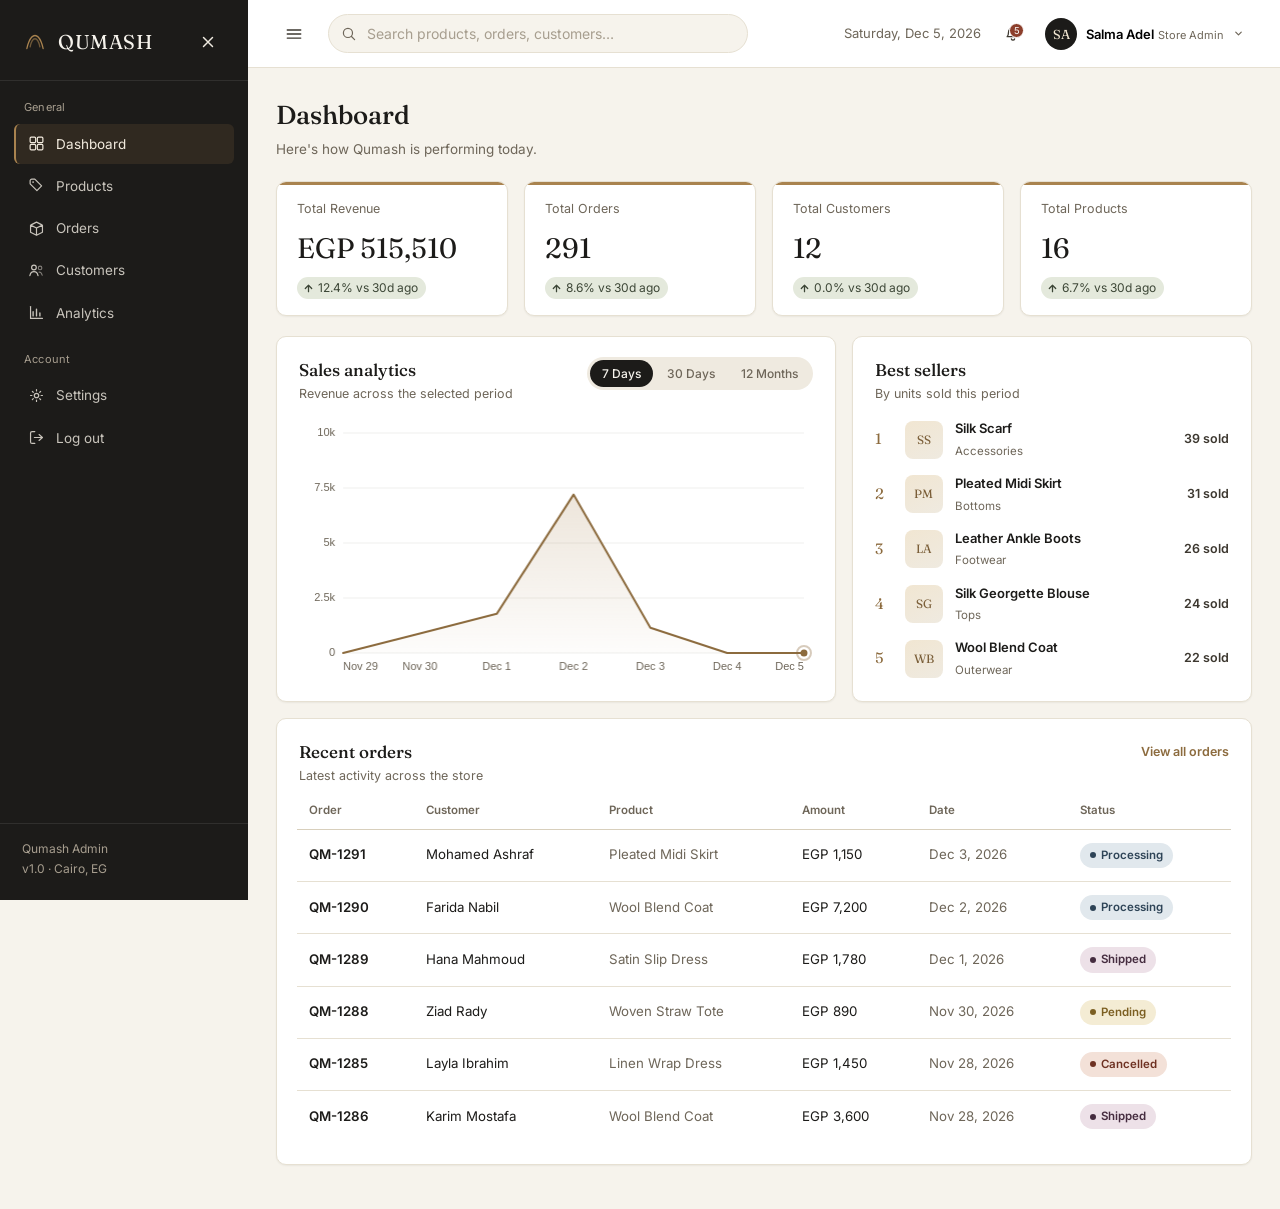
<file: index.html>
<!DOCTYPE html>
<html lang="en">
<head>
<meta charset="UTF-8">
<meta name="viewport" content="width=device-width, initial-scale=1.0">
<title>QUMASH — Admin Dashboard</title>
<link rel="preconnect" href="https://fonts.googleapis.com">
<link rel="preconnect" href="https://fonts.gstatic.com" crossorigin>
<link href="https://fonts.googleapis.com/css2?family=Fraunces:ital,opsz,wght@0,9..144,400;0,9..144,500;0,9..144,600;1,9..144,500&family=Inter:wght@400;500;600;700&display=swap" rel="stylesheet">
<link rel="stylesheet" href="style.css">
</head>
<body>

<div class="app">

  <!-- ============ SIDEBAR ============ -->
  <aside class="sidebar" id="sidebar">
    <div class="sidebar-head">
      <span class="brand-mark" aria-hidden="true">
        <svg viewBox="0 0 32 32" fill="none"><path d="M6 24C6 24 9 8 16 8C23 8 26 24 26 24" stroke="currentColor" stroke-width="1.6" stroke-linecap="round"/><path d="M10 22C10 22 12 12 16 12C20 12 22 22 22 22" stroke="currentColor" stroke-width="1.6" stroke-linecap="round" opacity="0.6"/></svg>
      </span>
      <span class="brand-word">QUMASH</span>
      <button class="icon-btn sidebar-close" id="sidebarClose" aria-label="Close menu">
        <svg viewBox="0 0 20 20" fill="none"><path d="M5 5l10 10M15 5L5 15" stroke="currentColor" stroke-width="1.6" stroke-linecap="round"/></svg>
      </button>
    </div>

    <nav class="sidebar-nav" aria-label="Primary">
      <span class="nav-label">General</span>
      <a href="#" class="nav-link active" data-view="dashboard">
        <svg class="nav-icon" viewBox="0 0 20 20" fill="none"><rect x="2.5" y="2.5" width="6.5" height="6.5" rx="1.3" stroke="currentColor" stroke-width="1.4"/><rect x="11" y="2.5" width="6.5" height="6.5" rx="1.3" stroke="currentColor" stroke-width="1.4"/><rect x="2.5" y="11" width="6.5" height="6.5" rx="1.3" stroke="currentColor" stroke-width="1.4"/><rect x="11" y="11" width="6.5" height="6.5" rx="1.3" stroke="currentColor" stroke-width="1.4"/></svg>
        <span>Dashboard</span>
      </a>
      <a href="#" class="nav-link" data-view="products">
        <svg class="nav-icon" viewBox="0 0 20 20" fill="none"><path d="M8 2.5H4.5A2 2 0 0 0 2.5 4.5V8L10.5 16 16 10.5 8 2.5Z" stroke="currentColor" stroke-width="1.4" stroke-linejoin="round"/><circle cx="6" cy="6" r="1" fill="currentColor"/></svg>
        <span>Products</span>
      </a>
      <a href="#" class="nav-link" data-view="orders">
        <svg class="nav-icon" viewBox="0 0 20 20" fill="none"><path d="M3 6l7-3.5L17 6M3 6v8.5L10 18l7-3.5V6M3 6l7 3.5L17 6M10 9.5V18" stroke="currentColor" stroke-width="1.4" stroke-linejoin="round"/></svg>
        <span>Orders</span>
      </a>
      <a href="#" class="nav-link" data-view="customers">
        <svg class="nav-icon" viewBox="0 0 20 20" fill="none"><circle cx="7" cy="6.5" r="2.75" stroke="currentColor" stroke-width="1.4"/><path d="M2.2 16c.6-3 2.4-4.6 4.8-4.6s4.2 1.6 4.8 4.6" stroke="currentColor" stroke-width="1.4" stroke-linecap="round"/><circle cx="14.2" cy="7" r="2.1" stroke="currentColor" stroke-width="1.3" opacity="0.6"/><path d="M13 11.7c1.9.2 3.2 1.5 3.7 3.9" stroke="currentColor" stroke-width="1.3" stroke-linecap="round" opacity="0.6"/></svg>
        <span>Customers</span>
      </a>
      <a href="#" class="nav-link" data-view="analytics">
        <svg class="nav-icon" viewBox="0 0 20 20" fill="none"><path d="M3 17V3" stroke="currentColor" stroke-width="1.4" stroke-linecap="round"/><path d="M3 17h14" stroke="currentColor" stroke-width="1.4" stroke-linecap="round"/><path d="M6 14V9M10 14V6M14 14v-3.5" stroke="currentColor" stroke-width="1.6" stroke-linecap="round"/></svg>
        <span>Analytics</span>
      </a>

      <span class="nav-label">Account</span>
      <a href="#" class="nav-link" data-view="settings">
        <svg class="nav-icon" viewBox="0 0 20 20" fill="none"><circle cx="10" cy="10" r="2.6" stroke="currentColor" stroke-width="1.4"/><path d="M10 3v1.6M10 15.4V17M17 10h-1.6M4.6 10H3M14.9 5.1l-1.1 1.1M6.2 13.7l-1.1 1.1M14.9 14.9l-1.1-1.1M6.2 6.2 5.1 5.1" stroke="currentColor" stroke-width="1.4" stroke-linecap="round"/></svg>
        <span>Settings</span>
      </a>
      <a href="#" class="nav-link" id="logoutLink">
        <svg class="nav-icon" viewBox="0 0 20 20" fill="none"><path d="M8 17H4.8A1.8 1.8 0 0 1 3 15.2V4.8A1.8 1.8 0 0 1 4.8 3H8" stroke="currentColor" stroke-width="1.4" stroke-linecap="round" stroke-linejoin="round"/><path d="M13 13.5 17 10l-4-3.5M17 10H7.5" stroke="currentColor" stroke-width="1.4" stroke-linecap="round" stroke-linejoin="round"/></svg>
        <span>Log out</span>
      </a>
    </nav>

    <div class="sidebar-foot">
      <p>Qumash Admin</p>
      <p class="muted">v1.0 · Cairo, EG</p>
    </div>
  </aside>

  <div class="sidebar-scrim" id="sidebarScrim"></div>

  <!-- ============ MAIN ============ -->
  <div class="main">

    <header class="topbar">
      <button class="icon-btn menu-btn" id="menuBtn" aria-label="Open menu">
        <svg viewBox="0 0 20 20" fill="none"><path d="M2.5 5.5h15M2.5 10h15M2.5 14.5h15" stroke="currentColor" stroke-width="1.5" stroke-linecap="round"/></svg>
      </button>

      <div class="search-wrap">
        <svg class="search-icon" viewBox="0 0 20 20" fill="none"><circle cx="8.7" cy="8.7" r="5.7" stroke="currentColor" stroke-width="1.5"/><path d="M17 17l-3.9-3.9" stroke="currentColor" stroke-width="1.5" stroke-linecap="round"/></svg>
        <input type="text" id="globalSearch" placeholder="Search products, orders, customers…" autocomplete="off">
        <div class="search-results" id="searchResults"></div>
      </div>

      <div class="topbar-right">
        <span class="today-date" id="todayDate"></span>

        <div class="popover-wrap">
          <button class="icon-btn" id="notifBtn" aria-label="Notifications">
            <svg viewBox="0 0 20 20" fill="none"><path d="M5 8a5 5 0 0 1 10 0c0 3.2 1 4.4 1.5 5H3.5C4 12.4 5 11.2 5 8Z" stroke="currentColor" stroke-width="1.4" stroke-linejoin="round"/><path d="M8.2 15.5a1.9 1.9 0 0 0 3.6 0" stroke="currentColor" stroke-width="1.4" stroke-linecap="round"/></svg>
            <span class="badge-dot" id="notifCount">3</span>
          </button>
          <div class="popover" id="notifPanel">
            <div class="popover-title">Notifications</div>
            <div class="notif-list" id="notifList"></div>
          </div>
        </div>

        <div class="popover-wrap">
          <button class="profile-btn" id="profileBtn">
            <span class="avatar">SA</span>
            <span class="profile-text">
              <strong>Salma Adel</strong>
              <small>Store Admin</small>
            </span>
            <svg class="chev" viewBox="0 0 12 12" fill="none"><path d="M3 4.5 6 7.5 9 4.5" stroke="currentColor" stroke-width="1.3" stroke-linecap="round" stroke-linejoin="round"/></svg>
          </button>
          <div class="popover" id="profilePanel">
            <a href="#" class="popover-item" data-view="settings">Profile</a>
            <a href="#" class="popover-item" data-view="settings">Settings</a>
            <a href="#" class="popover-item" id="logoutLink2">Log out</a>
          </div>
        </div>
      </div>
    </header>

    <main class="content">

      <!-- ============ DASHBOARD VIEW ============ -->
      <section class="view active" id="view-dashboard">
        <div class="view-head">
          <div>
            <h1>Dashboard</h1>
            <p class="view-sub">Here's how Qumash is performing today.</p>
          </div>
        </div>

        <div class="stat-grid" id="statGrid"></div>

        <div class="grid-2">
          <div class="panel chart-panel">
            <div class="panel-head">
              <div>
                <h2>Sales analytics</h2>
                <p class="panel-sub">Revenue across the selected period</p>
              </div>
              <div class="segmented" id="chartRange">
                <button class="seg-btn active" data-range="7d">7 Days</button>
                <button class="seg-btn" data-range="30d">30 Days</button>
                <button class="seg-btn" data-range="12m">12 Months</button>
              </div>
            </div>
            <div class="chart-wrap">
              <canvas id="salesChart"></canvas>
            </div>
          </div>

          <div class="panel">
            <div class="panel-head">
              <div>
                <h2>Best sellers</h2>
                <p class="panel-sub">By units sold this period</p>
              </div>
            </div>
            <div class="best-sellers" id="bestSellers"></div>
          </div>
        </div>

        <div class="panel">
          <div class="panel-head">
            <div>
              <h2>Recent orders</h2>
              <p class="panel-sub">Latest activity across the store</p>
            </div>
            <a href="#" class="link-btn" data-view="orders">View all orders</a>
          </div>
          <div class="table-wrap">
            <table class="data-table" id="recentOrdersTable">
              <thead>
                <tr><th>Order</th><th>Customer</th><th>Product</th><th>Amount</th><th>Date</th><th>Status</th></tr>
              </thead>
              <tbody></tbody>
            </table>
          </div>
        </div>
      </section>

      <!-- ============ PRODUCTS VIEW ============ -->
      <section class="view" id="view-products">
        <div class="view-head">
          <div>
            <h1>Products</h1>
            <p class="view-sub"><span id="productCountLabel">0</span> items in the Qumash catalogue</p>
          </div>
          <button class="btn-primary" id="addProductBtn">
            <svg viewBox="0 0 16 16" fill="none"><path d="M8 3v10M3 8h10" stroke="currentColor" stroke-width="1.6" stroke-linecap="round"/></svg>
            Add product
          </button>
        </div>

        <div class="toolbar">
          <div class="search-field">
            <svg viewBox="0 0 20 20" fill="none"><circle cx="8.7" cy="8.7" r="5.7" stroke="currentColor" stroke-width="1.5"/><path d="M17 17l-3.9-3.9" stroke="currentColor" stroke-width="1.5" stroke-linecap="round"/></svg>
            <input type="text" id="productSearch" placeholder="Search products…">
          </div>
          <select id="categoryFilter" class="select-field">
            <option value="all">All categories</option>
          </select>
          <select id="stockFilter" class="select-field">
            <option value="all">All stock levels</option>
            <option value="in">In stock</option>
            <option value="low">Low stock</option>
            <option value="out">Out of stock</option>
          </select>
        </div>

        <div class="panel">
          <div class="table-wrap">
            <table class="data-table" id="productsTable">
              <thead>
                <tr><th></th><th>Product</th><th>Category</th><th>Price</th><th>Stock</th><th>Status</th><th class="actions-col">Actions</th></tr>
              </thead>
              <tbody></tbody>
            </table>
          </div>
          <p class="empty-state" id="productsEmpty" hidden>No products match your filters.</p>
        </div>
      </section>

      <!-- ============ ORDERS VIEW ============ -->
      <section class="view" id="view-orders">
        <div class="view-head">
          <div>
            <h1>Orders</h1>
            <p class="view-sub"><span id="orderCountLabel">0</span> orders placed</p>
          </div>
        </div>

        <div class="toolbar">
          <div class="search-field">
            <svg viewBox="0 0 20 20" fill="none"><circle cx="8.7" cy="8.7" r="5.7" stroke="currentColor" stroke-width="1.5"/><path d="M17 17l-3.9-3.9" stroke="currentColor" stroke-width="1.5" stroke-linecap="round"/></svg>
            <input type="text" id="orderSearch" placeholder="Search order ID or customer…">
          </div>
          <select id="orderStatusFilter" class="select-field">
            <option value="all">All statuses</option>
            <option value="Pending">Pending</option>
            <option value="Processing">Processing</option>
            <option value="Shipped">Shipped</option>
            <option value="Delivered">Delivered</option>
            <option value="Cancelled">Cancelled</option>
          </select>
        </div>

        <div class="panel">
          <div class="table-wrap">
            <table class="data-table" id="ordersTable">
              <thead>
                <tr><th>Order</th><th>Customer</th><th>Product</th><th>Amount</th><th>Date</th><th>Status</th></tr>
              </thead>
              <tbody></tbody>
            </table>
          </div>
          <p class="empty-state" id="ordersEmpty" hidden>No orders match your filters.</p>
        </div>
      </section>

      <!-- ============ CUSTOMERS VIEW ============ -->
      <section class="view" id="view-customers">
        <div class="view-head">
          <div>
            <h1>Customers</h1>
            <p class="view-sub"><span id="customerCountLabel">0</span> people have shopped at Qumash</p>
          </div>
        </div>

        <div class="toolbar">
          <div class="search-field">
            <svg viewBox="0 0 20 20" fill="none"><circle cx="8.7" cy="8.7" r="5.7" stroke="currentColor" stroke-width="1.5"/><path d="M17 17l-3.9-3.9" stroke="currentColor" stroke-width="1.5" stroke-linecap="round"/></svg>
            <input type="text" id="customerSearch" placeholder="Search customers…">
          </div>
          <select id="customerStatusFilter" class="select-field">
            <option value="all">All customers</option>
            <option value="Active">Active</option>
            <option value="Inactive">Inactive</option>
          </select>
        </div>

        <div class="panel">
          <div class="table-wrap">
            <table class="data-table" id="customersTable">
              <thead>
                <tr><th>Customer</th><th>Email</th><th>Orders</th><th>Total spent</th><th>Joined</th><th>Status</th><th class="actions-col">Actions</th></tr>
              </thead>
              <tbody></tbody>
            </table>
          </div>
          <p class="empty-state" id="customersEmpty" hidden>No customers match your filters.</p>
        </div>
      </section>

      <!-- ============ ANALYTICS VIEW ============ -->
      <section class="view" id="view-analytics">
        <div class="view-head">
          <div>
            <h1>Analytics</h1>
            <p class="view-sub">A closer look at how the store is trending</p>
          </div>
        </div>

        <div class="stat-grid" id="analyticsStatGrid"></div>

        <div class="grid-2">
          <div class="panel chart-panel">
            <div class="panel-head">
              <div>
                <h2>Revenue trend</h2>
                <p class="panel-sub">Last 12 months</p>
              </div>
            </div>
            <div class="chart-wrap">
              <canvas id="analyticsRevenueChart"></canvas>
            </div>
          </div>

          <div class="panel chart-panel">
            <div class="panel-head">
              <div>
                <h2>Sales by category</h2>
                <p class="panel-sub">Share of revenue, this year</p>
              </div>
            </div>
            <div class="chart-wrap">
              <canvas id="categoryChart"></canvas>
            </div>
          </div>
        </div>

        <div class="panel">
          <div class="panel-head">
            <div>
              <h2>Best-selling products</h2>
              <p class="panel-sub">Ranked by units sold</p>
            </div>
          </div>
          <div class="table-wrap">
            <table class="data-table" id="bestSellersTable">
              <thead>
                <tr><th>#</th><th>Product</th><th>Category</th><th>Units sold</th><th>Revenue</th></tr>
              </thead>
              <tbody></tbody>
            </table>
          </div>
        </div>
      </section>

      <!-- ============ SETTINGS VIEW ============ -->
      <section class="view" id="view-settings">
        <div class="view-head">
          <div>
            <h1>Settings</h1>
            <p class="view-sub">Store profile and admin preferences</p>
          </div>
        </div>

        <div class="grid-2">
          <form class="panel form-panel" id="settingsForm">
            <div class="panel-head"><div><h2>Store profile</h2></div></div>
            <div class="field">
              <label for="setStoreName">Store name</label>
              <input type="text" id="setStoreName" required>
            </div>
            <div class="field">
              <label for="setEmail">Support email</label>
              <input type="email" id="setEmail" required>
            </div>
            <div class="field-row">
              <div class="field">
                <label for="setCurrency">Currency</label>
                <select id="setCurrency">
                  <option value="EGP">EGP — Egyptian Pound</option>
                  <option value="USD">USD — US Dollar</option>
                  <option value="EUR">EUR — Euro</option>
                  <option value="SAR">SAR — Saudi Riyal</option>
                </select>
              </div>
              <div class="field">
                <label for="setLowStock">Low stock threshold</label>
                <input type="number" id="setLowStock" min="1" max="50">
              </div>
            </div>
            <div class="field">
              <label for="setAddress">Store address</label>
              <textarea id="setAddress" rows="2"></textarea>
            </div>
            <button type="submit" class="btn-primary">Save changes</button>
          </form>

          <div class="panel form-panel">
            <div class="panel-head"><div><h2>Admin account</h2></div></div>
            <div class="field">
              <label>Name</label>
              <input type="text" value="Salma Adel" disabled>
            </div>
            <div class="field">
              <label>Role</label>
              <input type="text" value="Store Admin" disabled>
            </div>
            <div class="field">
              <label>Email</label>
              <input type="text" value="salma@qumash.store" disabled>
            </div>
            <p class="muted small">Account fields are managed by the workspace owner.</p>
          </div>
        </div>
      </section>

    </main>
  </div>
</div>

<!-- ============ PRODUCT MODAL (Add / Edit) ============ -->
<div class="modal-overlay" id="productModalOverlay">
  <div class="modal" role="dialog" aria-modal="true" aria-labelledby="productModalTitle">
    <div class="modal-head">
      <h3 id="productModalTitle">Add product</h3>
      <button class="icon-btn" id="productModalClose" aria-label="Close">
        <svg viewBox="0 0 20 20" fill="none"><path d="M5 5l10 10M15 5L5 15" stroke="currentColor" stroke-width="1.6" stroke-linecap="round"/></svg>
      </button>
    </div>
    <form id="productForm" class="modal-body">
      <input type="hidden" id="productId">
      <div class="field">
        <label for="pfName">Product name</label>
        <input type="text" id="pfName" required placeholder="e.g. Linen Wrap Dress">
      </div>
      <div class="field-row">
        <div class="field">
          <label for="pfCategory">Category</label>
          <select id="pfCategory" required></select>
        </div>
        <div class="field">
          <label for="pfPrice">Price (EGP)</label>
          <input type="number" id="pfPrice" min="0" step="1" required placeholder="0">
        </div>
      </div>
      <div class="field-row">
        <div class="field">
          <label for="pfStock">Stock quantity</label>
          <input type="number" id="pfStock" min="0" step="1" required placeholder="0">
        </div>
        <div class="field">
          <label for="pfImage">Image URL</label>
          <input type="text" id="pfImage" placeholder="https://…">
        </div>
      </div>
      <div class="field">
        <label for="pfDescription">Description</label>
        <textarea id="pfDescription" rows="3" placeholder="Fabric, fit and finishing details…"></textarea>
      </div>
      <div class="field">
        <label>Available sizes</label>
        <div class="size-picker" id="sizePicker">
          <label class="size-chip"><input type="checkbox" value="XS"><span>XS</span></label>
          <label class="size-chip"><input type="checkbox" value="S"><span>S</span></label>
          <label class="size-chip"><input type="checkbox" value="M"><span>M</span></label>
          <label class="size-chip"><input type="checkbox" value="L"><span>L</span></label>
          <label class="size-chip"><input type="checkbox" value="XL"><span>XL</span></label>
          <label class="size-chip"><input type="checkbox" value="XXL"><span>XXL</span></label>
        </div>
      </div>
      <div class="modal-actions">
        <button type="button" class="btn-ghost" id="productModalCancel">Cancel</button>
        <button type="submit" class="btn-primary" id="productFormSubmit">Add product</button>
      </div>
    </form>
  </div>
</div>

<!-- ============ CUSTOMER VIEW MODAL ============ -->
<div class="modal-overlay" id="customerModalOverlay">
  <div class="modal" role="dialog" aria-modal="true" aria-labelledby="customerModalTitle">
    <div class="modal-head">
      <h3 id="customerModalTitle">Customer</h3>
      <button class="icon-btn" id="customerModalClose" aria-label="Close">
        <svg viewBox="0 0 20 20" fill="none"><path d="M5 5l10 10M15 5L5 15" stroke="currentColor" stroke-width="1.6" stroke-linecap="round"/></svg>
      </button>
    </div>
    <div class="modal-body" id="customerModalBody"></div>
  </div>
</div>

<!-- ============ CONFIRM MODAL (Delete / Logout) ============ -->
<div class="modal-overlay" id="confirmModalOverlay">
  <div class="modal modal-sm" role="alertdialog" aria-modal="true" aria-labelledby="confirmTitle">
    <div class="modal-body">
      <h3 id="confirmTitle">Are you sure?</h3>
      <p id="confirmMessage" class="muted">This action cannot be undone.</p>
      <div class="modal-actions">
        <button type="button" class="btn-ghost" id="confirmCancel">Cancel</button>
        <button type="button" class="btn-danger" id="confirmAccept">Confirm</button>
      </div>
    </div>
  </div>
</div>

<!-- ============ TOAST CONTAINER ============ -->
<div class="toast-stack" id="toastStack"></div>

<script src="script.js"></script>
</body>
</html>
</file>
<file: style.css>
/* =========================================================
   QUMASH ADMIN — STYLE SYSTEM
   Design language: quiet luxury fashion-house admin.
   Ink charcoal + parchment surfaces, brass accent,
   Fraunces serif for editorial moments, Inter for UI/data.
   ========================================================= */

:root{
  /* ---- Core palette ---- */
  --ink-900:#1C1B19;
  --ink-800:#28251F;
  --ink-700:#3D3830;
  --ink-500:#6E6659;
  --ink-300:#A79E8F;

  --parchment-50:#F6F3EC;
  --parchment-100:#EFEAE0;
  --surface:#FFFFFF;
  --line:#E6E0D2;
  --line-strong:#D8CFBC;

  --brass-700:#7A5E38;
  --brass-600:#8C6B3E;
  --brass-500:#A9834F;
  --brass-100:#F1E6D2;

  --moss-700:#3C4636;
  --moss-600:#4B5842;
  --moss-100:#E4E9DC;

  --rust-700:#6E3122;
  --rust-600:#8C3F2C;
  --rust-100:#F3E1D8;

  --amber-700:#7C5F22;
  --amber-600:#9C7A2E;
  --amber-100:#F4ECD4;

  --sky-700:#2E4457;
  --sky-600:#3D5A73;
  --sky-100:#E1E8ED;

  --plum-700:#452C3F;
  --plum-600:#5B3A52;
  --plum-100:#EDE1E8;

  /* ---- Type ---- */
  --font-serif:'Fraunces', Georgia, serif;
  --font-sans:'Inter', -apple-system, BlinkMacSystemFont, 'Segoe UI', sans-serif;

  /* ---- Elevation ---- */
  --shadow-sm: 0 1px 2px rgba(28,27,25,0.06);
  --shadow-md: 0 6px 20px -8px rgba(28,27,25,0.18);
  --shadow-lg: 0 20px 48px -16px rgba(28,27,25,0.28);

  --radius-sm: 6px;
  --radius-md: 10px;
  --radius-lg: 16px;

  --sidebar-w: 248px;
  --topbar-h: 68px;
}

*, *::before, *::after{ box-sizing: border-box; }

html{ -webkit-text-size-adjust: 100%; }

body{
  margin:0;
  font-family: var(--font-sans);
  background: var(--parchment-50);
  color: var(--ink-900);
  font-size: 14px;
  line-height:1.5;
  -webkit-font-smoothing: antialiased;
}

h1,h2,h3{ font-family: var(--font-serif); font-weight:500; margin:0; color: var(--ink-900); }
p{ margin:0; }
a{ color:inherit; text-decoration:none; }
button{ font-family:inherit; cursor:pointer; }
input, select, textarea, button{ font-family: inherit; font-size: 14px; }
ul{ list-style:none; margin:0; padding:0; }

:focus-visible{
  outline: 2px solid var(--brass-500);
  outline-offset: 2px;
}

/* Custom scrollbar, subtle */
::-webkit-scrollbar{ width:8px; height:8px; }
::-webkit-scrollbar-thumb{ background: var(--line-strong); border-radius: 8px; }
::-webkit-scrollbar-track{ background: transparent; }

/* =========================================================
   APP SHELL
   ========================================================= */
.app{ display:flex; min-height:100vh; }

/* ---------- Sidebar ---------- */
.sidebar{
  width: var(--sidebar-w);
  flex-shrink:0;
  background: var(--ink-900);
  color: var(--parchment-100);
  display:flex;
  flex-direction:column;
  position: fixed;
  top:0; left:0; bottom:0;
  z-index: 60;
  transition: transform .28s ease;
}

.sidebar-head{
  display:flex;
  align-items:center;
  gap:10px;
  padding: 24px 22px 20px;
  border-bottom: 1px solid rgba(246,243,236,0.09);
}
.brand-mark{ width:26px; height:26px; color: var(--brass-500); flex-shrink:0; }
.brand-mark svg{ width:100%; height:100%; }
.brand-word{
  font-family: var(--font-serif);
  font-size: 20px;
  letter-spacing: 0.03em;
  color: var(--parchment-50);
}
.sidebar-close{ display:none; margin-left:auto; }
.icon-btn.sidebar-close{ color: var(--parchment-100); }

.sidebar-nav{ flex:1; overflow-y:auto; padding: 14px 14px; }
.nav-label{
  display:block;
  font-size: 11px;
  color: var(--ink-300);
  text-transform: none;
  letter-spacing: 0.02em;
  margin: 18px 10px 8px;
}
.nav-label:first-child{ margin-top: 4px; }

.nav-link{
  display:flex;
  align-items:center;
  gap:11px;
  padding: 10px 12px;
  border-radius: var(--radius-sm);
  color: var(--parchment-100);
  opacity: 0.82;
  font-size: 13.5px;
  border-left: 2px solid transparent;
  margin-bottom: 2px;
  transition: background .15s ease, opacity .15s ease;
}
.nav-icon{ width:17px; height:17px; flex-shrink:0; }
.nav-link:hover{ background: rgba(246,243,236,0.06); opacity:1; }
.nav-link.active{
  opacity:1;
  background: rgba(169,131,79,0.14);
  border-left-color: var(--brass-500);
  color: #F3ECDF;
}

.sidebar-foot{
  padding: 16px 22px 22px;
  border-top: 1px solid rgba(246,243,236,0.09);
  font-size: 12px;
  color: var(--ink-300);
}
.sidebar-foot p{ margin:0; }
.sidebar-foot .muted{ margin-top:2px; }

.sidebar-scrim{
  display:none;
  position: fixed; inset:0;
  background: rgba(20,18,15,0.45);
  z-index: 50;
}

/* ---------- Main column ---------- */
.main{
  flex:1;
  margin-left: var(--sidebar-w);
  min-width:0;
  display:flex;
  flex-direction:column;
}

/* ---------- Topbar ---------- */
.topbar{
  height: var(--topbar-h);
  flex-shrink:0;
  display:flex;
  align-items:center;
  gap:16px;
  padding: 0 28px;
  background: var(--surface);
  border-bottom: 1px solid var(--line);
  position: sticky;
  top:0;
  z-index: 40;
}

.menu-btn{ display:none; }

.icon-btn{
  width:36px; height:36px;
  border-radius: 50%;
  border:1px solid transparent;
  background: transparent;
  display:flex; align-items:center; justify-content:center;
  color: var(--ink-700);
  position: relative;
  flex-shrink:0;
}
.icon-btn svg{ width:18px; height:18px; }
.icon-btn:hover{ background: var(--parchment-100); }

.search-wrap{ position:relative; flex:1; max-width: 420px; }
.search-icon{ position:absolute; left:13px; top:50%; transform:translateY(-50%); width:16px; height:16px; color: var(--ink-500); pointer-events:none; }
.search-wrap input{
  width:100%;
  padding: 10px 14px 10px 38px;
  border-radius: 999px;
  border: 1px solid var(--line);
  background: var(--parchment-50);
  color: var(--ink-900);
}
.search-wrap input:focus{ outline:none; border-color: var(--brass-500); background: var(--surface); }
.search-wrap input::placeholder{ color: var(--ink-300); }

.search-results{
  display:none;
  position:absolute;
  top: calc(100% + 8px);
  left:0; right:0;
  background: var(--surface);
  border:1px solid var(--line);
  border-radius: var(--radius-md);
  box-shadow: var(--shadow-lg);
  overflow:hidden;
  max-height: 320px;
  overflow-y:auto;
  z-index: 45;
}
.search-results.show{ display:block; }
.sr-item{
  display:flex; align-items:center; gap:10px;
  padding: 10px 14px;
  border-bottom: 1px solid var(--line);
}
.sr-item:last-child{ border-bottom:none; }
.sr-item:hover{ background: var(--parchment-50); }
.sr-tag{
  font-size:10.5px;
  padding: 2px 7px;
  border-radius: 999px;
  background: var(--brass-100);
  color: var(--brass-700);
  flex-shrink:0;
}
.sr-title{ font-weight:500; }
.sr-sub{ color: var(--ink-500); font-size:12px; }
.sr-empty{ padding: 14px; color: var(--ink-500); text-align:center; font-size:13px; }

.topbar-right{ display:flex; align-items:center; gap:8px; margin-left:auto; flex-shrink:0; }
.today-date{ color: var(--ink-500); font-size:13px; margin-right:6px; white-space:nowrap; }

.badge-dot{
  position:absolute; top:6px; right:6px;
  min-width:15px; height:15px; padding:0 3px;
  border-radius:999px;
  background: var(--rust-600);
  color:#fff;
  font-size:9.5px;
  display:flex; align-items:center; justify-content:center;
  border: 1.5px solid var(--surface);
}
.badge-dot:empty, .badge-dot[data-zero="true"]{ display:none; }

.popover-wrap{ position:relative; }
.popover{
  display:none;
  position:absolute;
  top: calc(100% + 10px);
  right:0;
  min-width: 240px;
  background: var(--surface);
  border:1px solid var(--line);
  border-radius: var(--radius-md);
  box-shadow: var(--shadow-lg);
  z-index: 45;
  overflow:hidden;
}
.popover.show{ display:block; }
.popover-title{ padding: 12px 16px; font-weight:600; border-bottom:1px solid var(--line); font-size:13px; }
.popover-item{ display:block; padding: 11px 16px; font-size:13.5px; border-bottom:1px solid var(--line); }
.popover-item:last-child{ border-bottom:none; }
.popover-item:hover{ background: var(--parchment-50); }

.notif-list{ max-height: 280px; overflow-y:auto; }
.notif-item{ padding: 11px 16px; border-bottom:1px solid var(--line); display:flex; gap:10px; }
.notif-item:last-child{ border-bottom:none; }
.notif-dot{ width:7px; height:7px; border-radius:50%; background: var(--brass-500); margin-top:6px; flex-shrink:0; }
.notif-text strong{ display:block; font-size:13px; font-weight:600; }
.notif-text span{ font-size:12px; color: var(--ink-500); }

.profile-btn{ display:flex; align-items:center; gap:9px; background:transparent; border:none; padding:6px 8px 6px 6px; border-radius: 999px; }
.profile-btn:hover{ background: var(--parchment-100); }
.avatar{
  width:32px; height:32px; border-radius:50%;
  background: var(--ink-900); color: var(--brass-100);
  display:flex; align-items:center; justify-content:center;
  font-family: var(--font-serif); font-size:13px;
  flex-shrink:0;
}
.profile-text{ display:flex; flex-direction:column; align-items:flex-start; line-height:1.25; }
.profile-text strong{ font-size:13px; font-weight:600; }
.profile-text small{ font-size:11px; color: var(--ink-500); }
.chev{ width:11px; height:11px; color: var(--ink-500); }
.profile-text, .today-date{ display:block; }

/* =========================================================
   CONTENT
   ========================================================= */
.content{ padding: 28px; max-width: 1320px; }

.view{ display:none; }
.view.active{ display:block; animation: fadeUp .32s ease; }
@keyframes fadeUp{ from{ opacity:0; transform: translateY(6px); } to{ opacity:1; transform:none; } }

.view-head{
  display:flex; align-items:flex-end; justify-content:space-between; gap:16px;
  margin-bottom: 22px; flex-wrap:wrap;
}
.view-head h1{ font-size: 26px; }
.view-sub{ color: var(--ink-500); margin-top:4px; font-size:13.5px; }

/* ---------- Stat grid ---------- */
.stat-grid{
  display:grid;
  grid-template-columns: repeat(4, 1fr);
  gap:16px;
  margin-bottom: 20px;
}
.stat-card{
  background: var(--surface);
  border:1px solid var(--line);
  border-radius: var(--radius-md);
  padding: 18px 20px 16px;
  position:relative;
  overflow:hidden;
  box-shadow: var(--shadow-sm);
}
.stat-card::before{
  content:'';
  position:absolute; top:0; left:0; right:0; height:3px;
  background: var(--brass-500);
}
.stat-card .stat-label{ font-size:12.5px; color: var(--ink-500); display:flex; align-items:center; justify-content:space-between; }
.stat-card .stat-value{ font-family: var(--font-serif); font-size: 28px; margin-top:8px; color: var(--ink-900); }
.stat-card .stat-change{ margin-top:8px; font-size:12px; display:inline-flex; align-items:center; gap:4px; padding:2px 8px 2px 6px; border-radius:999px; }
.stat-change.up{ background: var(--moss-100); color: var(--moss-700); }
.stat-change.down{ background: var(--rust-100); color: var(--rust-700); }
.stat-change svg{ width:11px; height:11px; }

/* ---------- Panels / grids ---------- */
.grid-2{ display:grid; grid-template-columns: 1.4fr 1fr; gap:16px; margin-bottom:16px; align-items:stretch; }

.panel{
  background: var(--surface);
  border:1px solid var(--line);
  border-radius: var(--radius-md);
  padding: 20px 22px 22px;
  box-shadow: var(--shadow-sm);
  margin-bottom:16px;
}
.grid-2 .panel{ margin-bottom:0; }

.panel-head{ display:flex; align-items:flex-start; justify-content:space-between; gap:12px; margin-bottom:16px; flex-wrap:wrap; }
.panel-head h2{ font-size:17px; }
.panel-sub{ color: var(--ink-500); font-size:12.5px; margin-top:2px; }

.link-btn{ font-size:12.5px; color: var(--brass-600); font-weight:600; white-space:nowrap; padding-top:4px; }
.link-btn:hover{ text-decoration: underline; }

/* ---------- Segmented control ---------- */
.segmented{ display:flex; background: var(--parchment-100); border-radius:999px; padding:3px; gap:2px; }
.seg-btn{
  border:none; background:transparent; padding:6px 12px; border-radius:999px;
  font-size:12px; color: var(--ink-500); font-weight:500;
}
.seg-btn.active{ background: var(--ink-900); color: var(--parchment-50); }

.chart-wrap{ position:relative; width:100%; height:260px; }
.chart-wrap canvas{ width:100% !important; height:100% !important; display:block; }

/* ---------- Best sellers list ---------- */
.best-sellers{ display:flex; flex-direction:column; gap:14px; }
.bs-row{ display:flex; align-items:center; gap:12px; }
.bs-rank{ font-family: var(--font-serif); font-size:15px; color: var(--brass-600); width:18px; flex-shrink:0; }
.bs-thumb{
  width:38px; height:38px; border-radius:8px; flex-shrink:0;
  background: linear-gradient(155deg, var(--brass-100), var(--parchment-100));
  display:flex; align-items:center; justify-content:center;
  font-family: var(--font-serif); font-size:12px; color: var(--brass-700);
}
.bs-info{ flex:1; min-width:0; }
.bs-info strong{ display:block; font-size:13px; font-weight:600; overflow:hidden; text-overflow:ellipsis; white-space:nowrap; }
.bs-info span{ font-size:11.5px; color: var(--ink-500); }
.bs-units{ font-size:12.5px; color: var(--ink-700); font-weight:600; white-space:nowrap; }

/* ---------- Tables ---------- */
.table-wrap{ overflow-x:auto; margin: 0 -2px; }
.data-table{ width:100%; border-collapse: collapse; min-width: 640px; }
.modal .data-table{ min-width: 0; }
.data-table th{
  text-align:left; font-size:11.5px; text-transform:none;
  color: var(--ink-500); font-weight:600;
  padding: 0 12px 10px; border-bottom: 1px solid var(--line-strong);
  white-space:nowrap;
}
.data-table td{
  padding: 13px 12px; border-bottom: 1px solid var(--line);
  font-size:13.3px; vertical-align:middle;
}
.data-table tbody tr:last-child td{ border-bottom:none; }
.data-table tbody tr:hover{ background: var(--parchment-50); }
.actions-col{ text-align:right; }

.cell-primary{ font-weight:600; color: var(--ink-900); }
.cell-muted{ color: var(--ink-500); }

.prod-cell{ display:flex; align-items:center; gap:10px; }
.prod-thumb{
  width:38px; height:38px; border-radius:8px; flex-shrink:0;
  background: linear-gradient(155deg, var(--brass-100), var(--parchment-100));
  display:flex; align-items:center; justify-content:center;
  font-family: var(--font-serif); font-size:12px; color: var(--brass-700);
  overflow:hidden;
}
.prod-thumb img{ width:100%; height:100%; object-fit:cover; }

.row-actions{ display:flex; gap:6px; justify-content:flex-end; }
.row-actions button{
  width:30px; height:30px; border-radius:7px; border:1px solid var(--line);
  background: var(--surface); display:flex; align-items:center; justify-content:center;
  color: var(--ink-700);
}
.row-actions button:hover{ background: var(--parchment-100); }
.row-actions button.danger:hover{ background: var(--rust-100); color: var(--rust-700); border-color: var(--rust-100); }
.row-actions svg{ width:14px; height:14px; }

/* ---------- Status badges ---------- */
.badge{
  display:inline-flex; align-items:center; gap:5px;
  padding: 4px 10px; border-radius: 999px;
  font-size: 11.5px; font-weight:600; white-space:nowrap;
}
.badge::before{ content:''; width:6px; height:6px; border-radius:50%; background: currentColor; }
.badge-pending{ background: var(--amber-100); color: var(--amber-700); }
.badge-processing{ background: var(--sky-100); color: var(--sky-700); }
.badge-shipped{ background: var(--plum-100); color: var(--plum-700); }
.badge-delivered{ background: var(--moss-100); color: var(--moss-700); }
.badge-cancelled{ background: var(--rust-100); color: var(--rust-700); }
.badge-in{ background: var(--moss-100); color: var(--moss-700); }
.badge-low{ background: var(--amber-100); color: var(--amber-700); }
.badge-out{ background: var(--rust-100); color: var(--rust-700); }
.badge-active{ background: var(--moss-100); color: var(--moss-700); }
.badge-inactive{ background: var(--parchment-100); color: var(--ink-500); }

.empty-state{ text-align:center; color: var(--ink-500); padding: 30px 10px 10px; font-size:13.5px; }

/* ---------- Toolbar (search + filters) ---------- */
.toolbar{ display:flex; gap:10px; margin-bottom:16px; flex-wrap:wrap; }
.search-field{ position:relative; flex:1; min-width:220px; }
.search-field svg{ position:absolute; left:13px; top:50%; transform:translateY(-50%); width:15px; height:15px; color: var(--ink-500); }
.search-field input{
  width:100%; padding: 10px 14px 10px 38px; border-radius: var(--radius-sm);
  border:1px solid var(--line); background: var(--surface);
}
.search-field input:focus{ outline:none; border-color: var(--brass-500); }

.select-field{
  padding: 10px 32px 10px 14px; border-radius: var(--radius-sm);
  border:1px solid var(--line); background: var(--surface);
  color: var(--ink-700);
  min-width: 150px;
  appearance:none;
  background-image: url("data:image/svg+xml,%3Csvg xmlns='http://www.w3.org/2000/svg' width='10' height='6' viewBox='0 0 10 6'%3E%3Cpath d='M1 1l4 4 4-4' stroke='%236E6659' stroke-width='1.4' fill='none' stroke-linecap='round'/%3E%3C/svg%3E");
  background-repeat:no-repeat; background-position: right 12px center;
}
.select-field:focus{ outline:none; border-color: var(--brass-500); }

/* ---------- Buttons ---------- */
.btn-primary{
  display:inline-flex; align-items:center; gap:7px;
  background: var(--ink-900); color: var(--parchment-50);
  border:none; padding: 11px 18px; border-radius: var(--radius-sm);
  font-size:13.5px; font-weight:600;
  transition: background .15s ease, transform .1s ease;
}
.btn-primary:hover{ background: var(--ink-700); }
.btn-primary:active{ transform: scale(0.98); }
.btn-primary svg{ width:15px; height:15px; }

.btn-ghost{
  background: transparent; border:1px solid var(--line-strong); color: var(--ink-700);
  padding: 10px 16px; border-radius: var(--radius-sm); font-size:13.5px; font-weight:500;
}
.btn-ghost:hover{ background: var(--parchment-100); }

.btn-danger{
  background: var(--rust-600); color:#fff; border:none;
  padding: 10px 16px; border-radius: var(--radius-sm); font-size:13.5px; font-weight:600;
}
.btn-danger:hover{ background: var(--rust-700); }

/* =========================================================
   MODALS
   ========================================================= */
.modal-overlay{
  display:none;
  position: fixed; inset:0; z-index: 100;
  background: rgba(20,18,15,0.5);
  align-items:center; justify-content:center;
  padding: 20px;
}
.modal-overlay.show{ display:flex; }
.modal{
  background: var(--surface);
  border-radius: var(--radius-lg);
  width: 100%; max-width: 520px;
  max-height: calc(100vh - 40px);
  overflow-y:auto;
  box-shadow: var(--shadow-lg);
  animation: modalIn .22s ease;
}
.modal-sm{ max-width: 400px; }
@keyframes modalIn{ from{ opacity:0; transform: translateY(10px) scale(.98); } to{ opacity:1; transform:none; } }

.modal-head{
  display:flex; align-items:center; justify-content:space-between;
  padding: 18px 22px; border-bottom:1px solid var(--line);
  position:sticky; top:0; background: var(--surface); z-index:1;
}
.modal-head h3{ font-size:17px; }
.modal-body{ padding: 20px 22px 22px; }
.modal-body h3{ font-size:16px; margin-bottom:8px; }

.field{ margin-bottom:14px; }
.field label{ display:block; font-size:12.5px; font-weight:600; color: var(--ink-700); margin-bottom:6px; }
.field input, .field select, .field textarea{
  width:100%; padding: 10px 12px; border-radius: var(--radius-sm);
  border:1px solid var(--line); background: var(--parchment-50); color: var(--ink-900);
  resize: vertical;
}
.field input:focus, .field select:focus, .field textarea:focus{ outline:none; border-color: var(--brass-500); background: var(--surface); }
.field-row{ display:grid; grid-template-columns: 1fr 1fr; gap:12px; }

.size-picker{ display:flex; gap:8px; flex-wrap:wrap; }
.size-chip{ position:relative; }
.size-chip input{ position:absolute; opacity:0; width:100%; height:100%; cursor:pointer; margin:0; }
.size-chip span{
  display:flex; align-items:center; justify-content:center;
  width:40px; height:36px; border-radius: var(--radius-sm);
  border:1px solid var(--line-strong); font-size:12.5px; font-weight:600; color: var(--ink-700);
}
.size-chip input:checked + span{ background: var(--ink-900); border-color: var(--ink-900); color: var(--parchment-50); }

.modal-actions{ display:flex; justify-content:flex-end; gap:10px; margin-top: 20px; }

.form-panel{ display:flex; flex-direction:column; }
.form-panel .btn-primary{ align-self:flex-start; margin-top:4px; }

/* Customer modal content */
.cust-detail-head{ display:flex; align-items:center; gap:14px; margin-bottom:18px; }
.cust-detail-head .avatar{ width:48px; height:48px; font-size:16px; }
.cust-detail-head h3{ margin:0; }
.cust-detail-head p{ color: var(--ink-500); font-size:12.5px; margin-top:2px; }
.cust-stats{ display:grid; grid-template-columns: repeat(3,1fr); gap:10px; margin-bottom:18px; }
.cust-stats div{ background: var(--parchment-50); border-radius: var(--radius-sm); padding: 12px; text-align:center; }
.cust-stats strong{ display:block; font-family: var(--font-serif); font-size:18px; }
.cust-stats span{ font-size:11px; color: var(--ink-500); }

/* =========================================================
   TOASTS
   ========================================================= */
.toast-stack{
  position: fixed; bottom: 22px; right:22px; z-index: 200;
  display:flex; flex-direction:column; gap:10px; max-width: 320px;
}
.toast{
  background: var(--ink-900); color: var(--parchment-50);
  padding: 13px 16px; border-radius: var(--radius-sm);
  box-shadow: var(--shadow-lg);
  font-size:13.3px;
  display:flex; align-items:center; gap:10px;
  animation: toastIn .25s ease;
}
.toast.error{ background: var(--rust-700); }
.toast-icon{ width:16px; height:16px; flex-shrink:0; color: var(--brass-500); }
.toast.error .toast-icon{ color: #F3D9CE; }
@keyframes toastIn{ from{ opacity:0; transform: translateX(16px); } to{ opacity:1; transform:none; } }

/* =========================================================
   RESPONSIVE
   ========================================================= */
@media (max-width: 1180px){
  .grid-2{ grid-template-columns: 1fr; }
}

@media (max-width: 980px){
  .stat-grid{ grid-template-columns: repeat(2, 1fr); }
  .today-date{ display:none; }
}

@media (max-width: 840px){
  .sidebar{ transform: translateX(-100%); box-shadow: var(--shadow-lg); }
  .sidebar.open{ transform: translateX(0); }
  .sidebar-close{ display:flex; }
  .sidebar-scrim.show{ display:block; }
  .main{ margin-left:0; }
  .menu-btn{ display:flex; }
  .search-wrap{ max-width: none; }
  .profile-text{ display:none; }
  .content{ padding: 18px; }
}

@media (max-width: 640px){
  .stat-grid{ grid-template-columns: 1fr 1fr; gap:10px; }
  .stat-card{ padding:14px 14px 12px; }
  .stat-card .stat-value{ font-size:22px; }
  .topbar{ padding: 0 14px; gap:10px; }
  .field-row{ grid-template-columns: 1fr; }
  .cust-stats{ grid-template-columns: 1fr 1fr; }
  .view-head h1{ font-size:22px; }
  .toolbar{ flex-direction:column; }
  .select-field{ width:100%; }
  .toast-stack{ left:14px; right:14px; max-width:none; }
}

@media (max-width: 420px){
  .stat-grid{ grid-template-columns: 1fr; }
}
</file>
